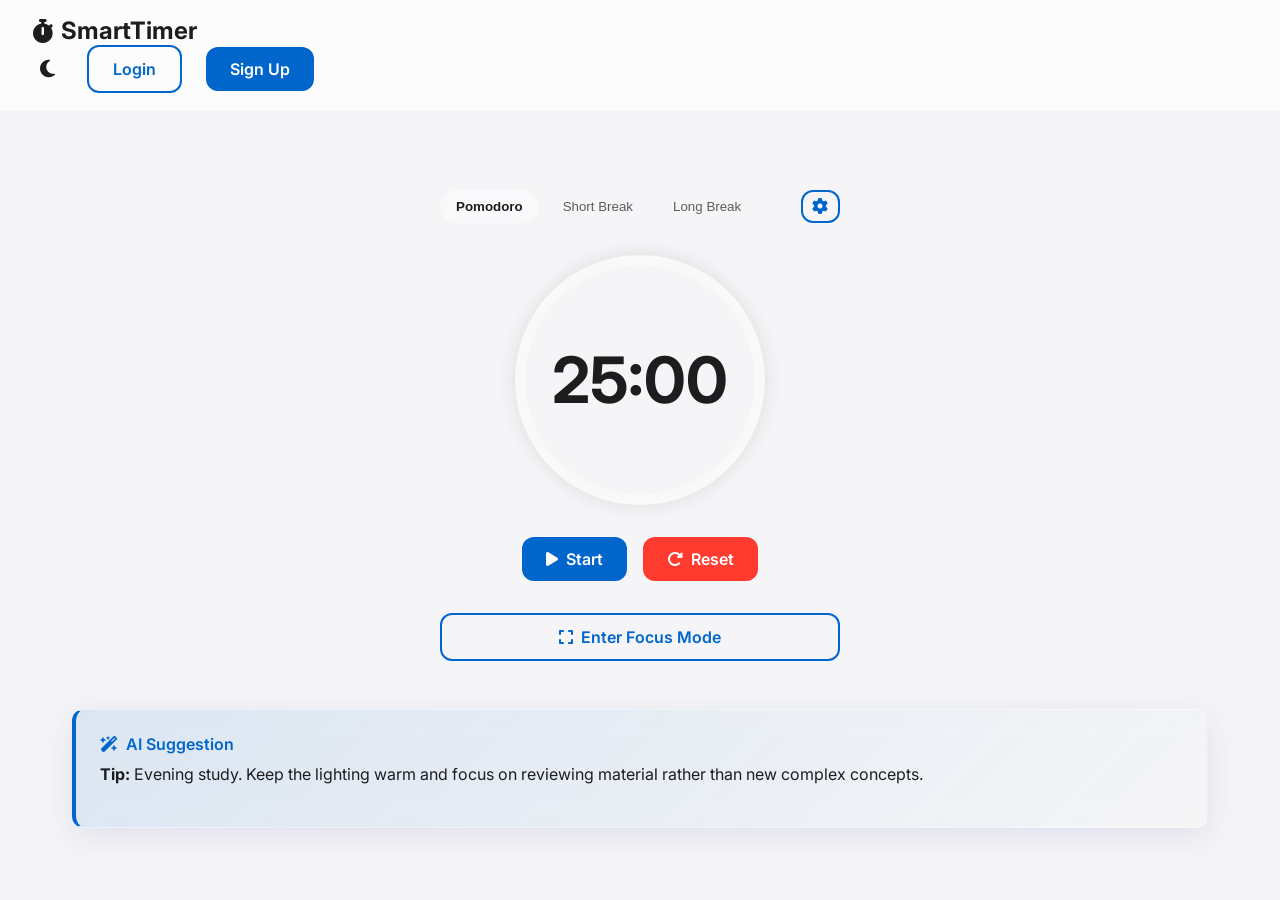
<file: index.html>
<!DOCTYPE html>
<html lang="en">
<head>
    <meta charset="UTF-8">
    <meta name="viewport" content="width=device-width, initial-scale=1.0">
    <title>Smart Study Timer</title>
    <link rel="stylesheet" href="style.css">
    <link rel="stylesheet" href="https://cdnjs.cloudflare.com/ajax/libs/font-awesome/6.4.0/css/all.min.css">
</head>
<body>
    <nav>
        <div class="nav-brand">
            <i class="fa-solid fa-stopwatch"></i>
            <span>SmartTimer</span>
        </div>
        <div class="nav-links">
            <button class="theme-toggle" id="themeToggle" aria-label="Toggle Theme">
                <i class="fa-solid fa-moon"></i>
            </button>
            <a href="login.html" class="btn btn-outline">Login</a>
            <a href="register.html" class="btn btn-primary">Sign Up</a>
        </div>
    </nav>

    <div class="container">
        <div class="timer-container">
            <div class="timer-modes">
                <button class="timer-mode-btn active" data-mode="pomodoro">Pomodoro</button>
                <button class="timer-mode-btn" data-mode="shortBreak">Short Break</button>
                <button class="timer-mode-btn" data-mode="longBreak">Long Break</button>
                <button class="btn btn-outline" id="settingsBtn" style="padding: 0.4rem 0.6rem; margin-left: auto;" title="Timer Settings"><i class="fa-solid fa-gear"></i></button>
            </div>

            <div class="circular-progress" id="progressCircle">
                <div class="time-display" id="timeDisplay">25:00</div>
            </div>

            <div class="timer-controls">
                <button class="btn btn-primary" id="startBtn"><i class="fa-solid fa-play"></i> Start</button>
                <button class="btn btn-outline" id="pauseBtn" style="display:none;"><i class="fa-solid fa-pause"></i> Pause</button>
                <button class="btn btn-danger" id="resetBtn"><i class="fa-solid fa-rotate-right"></i> Reset</button>
            </div>

            <button class="btn btn-outline mt-1" id="focusModeBtn" style="width: 100%;">
                <i class="fa-solid fa-expand"></i> Enter Focus Mode
            </button>

            <div class="quote-display" id="quoteDisplay">
                "Stay focused, ignore the distractions, and you will accomplish your goals much faster."
            </div>
        </div>

        <div class="ai-suggestions glass-card">
            <div class="ai-header">
                <i class="fa-solid fa-wand-magic-sparkles"></i> AI Suggestion
            </div>
            <p id="aiText">Loading suggestion...</p>
        </div>

        <!-- Settings Modal -->
        <div class="modal" id="settingsModal">
            <div class="modal-content glass-card">
                <div class="modal-header">
                    <h3>Timer Settings</h3>
                    <button class="close-modal" id="closeSettingsBtn"><i class="fa-solid fa-xmark"></i></button>
                </div>
                <div class="settings-form">
                    <div class="form-group">
                        <label for="pomodoroSetting">Pomodoro (minutes)</label>
                        <input type="number" id="pomodoroSetting" class="form-input" min="1" value="25">
                    </div>
                    <div class="form-group">
                        <label for="shortBreakSetting">Short Break (minutes)</label>
                        <input type="number" id="shortBreakSetting" class="form-input" min="1" value="5">
                    </div>
                    <div class="form-group">
                        <label for="longBreakSetting">Long Break (minutes)</label>
                        <input type="number" id="longBreakSetting" class="form-input" min="1" value="15">
                    </div>
                    <button class="btn btn-primary mt-1" id="saveSettingsBtn" style="width: 100%;">Save Changes</button>
                </div>
            </div>
        </div>
    </div>

    <script src="script.js"></script>
</body>
</html>
</file>
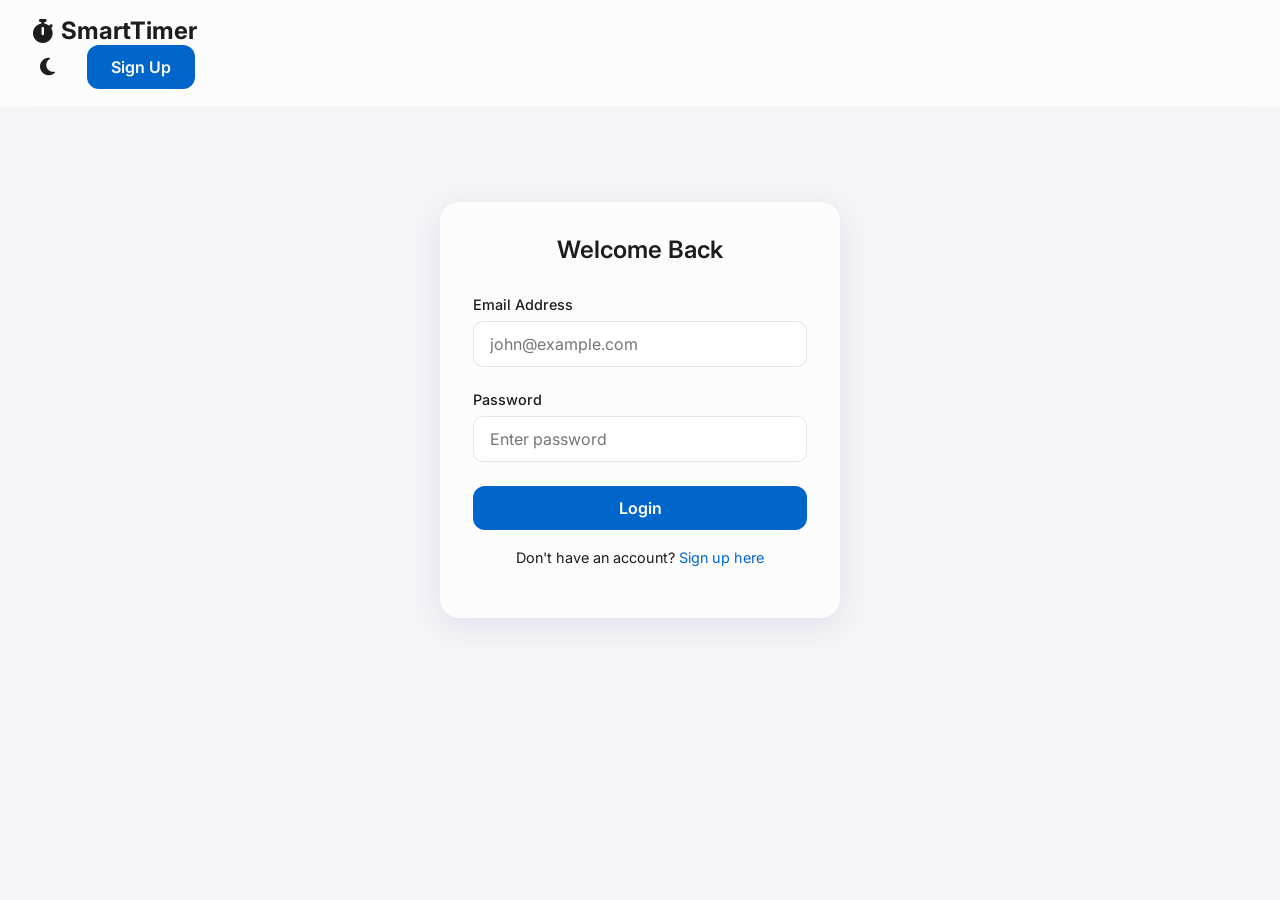
<file: login.html>
<!DOCTYPE html>
<html lang="en">
<head>
    <meta charset="UTF-8">
    <meta name="viewport" content="width=device-width, initial-scale=1.0">
    <title>Login - Smart Study Timer</title>
    <link rel="stylesheet" href="style.css">
    <link rel="stylesheet" href="https://cdnjs.cloudflare.com/ajax/libs/font-awesome/6.4.0/css/all.min.css">
</head>
<body>
    <nav>
        <div class="nav-brand">
            <i class="fa-solid fa-stopwatch"></i>
            <a href="index.html" style="color: inherit; text-decoration: none;"><span>SmartTimer</span></a>
        </div>
        <div class="nav-links">
            <button class="theme-toggle" id="themeToggle" aria-label="Toggle Theme">
                <i class="fa-solid fa-moon"></i>
            </button>
            <a href="register.html" class="btn btn-primary">Sign Up</a>
        </div>
    </nav>

    <div class="container">
        <div class="auth-container glass-card">
            <h2 class="text-center mb-2">Welcome Back</h2>
            <form id="loginForm">
                <div class="form-group">
                    <label class="form-label" for="loginEmail">Email Address</label>
                    <input type="email" id="loginEmail" class="form-input" placeholder="john@example.com" required>
                    <div class="error-msg" id="loginEmailError">User not found, please register.</div>
                </div>
                <div class="form-group">
                    <label class="form-label" for="loginPassword">Password</label>
                    <input type="password" id="loginPassword" class="form-input" placeholder="Enter password" required>
                    <div class="error-msg" id="loginPasswordError">Incorrect password.</div>
                </div>
                <button type="submit" class="btn btn-primary" style="width: 100%;">Login</button>
            </form>
            <p class="text-center mt-1" style="font-size: 0.9rem;">
                Don't have an account? <a href="register.html">Sign up here</a>
            </p>
        </div>
    </div>

    <script src="script.js"></script>
</body>
</html>
</file>
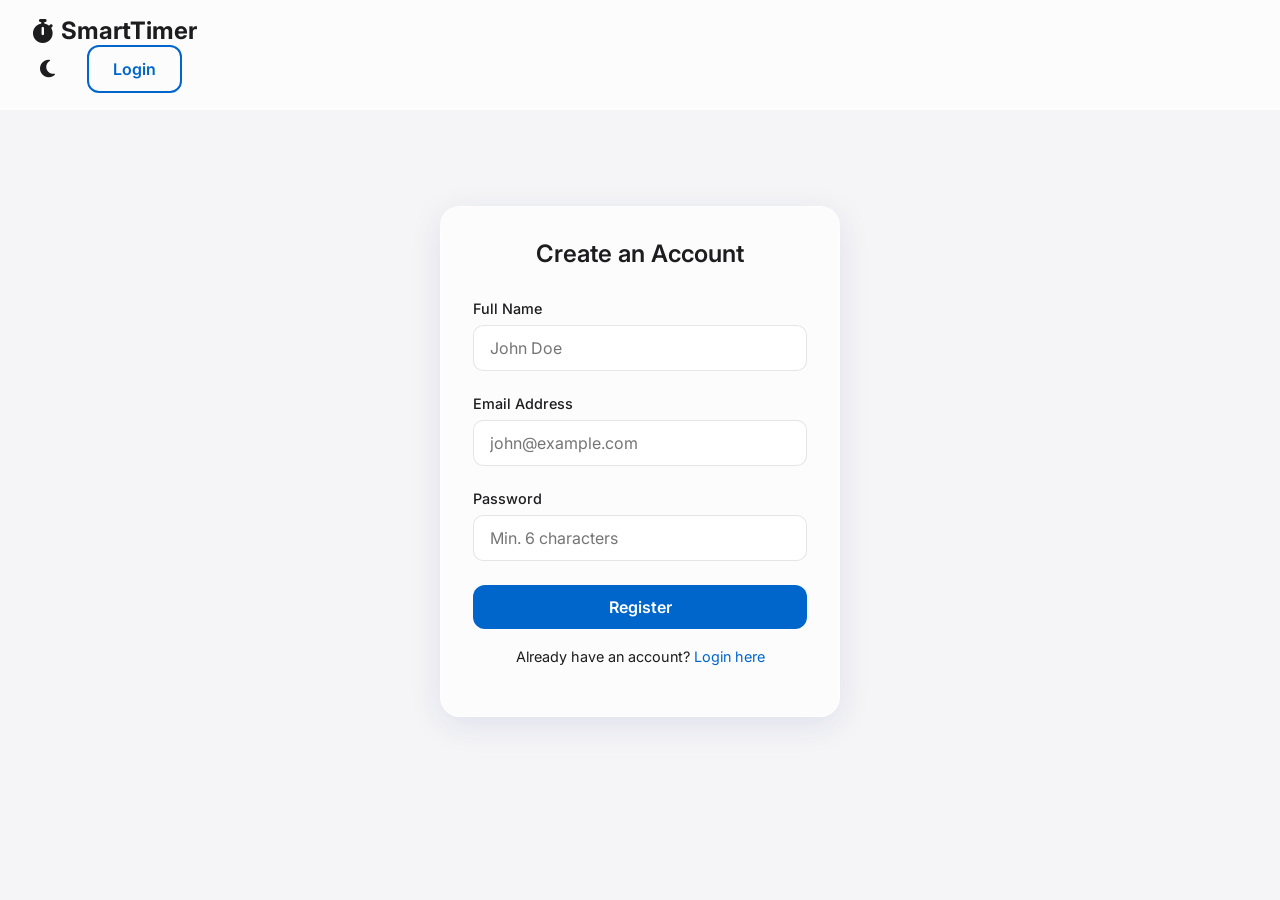
<file: register.html>
<!DOCTYPE html>
<html lang="en">
<head>
    <meta charset="UTF-8">
    <meta name="viewport" content="width=device-width, initial-scale=1.0">
    <title>Register - Smart Study Timer</title>
    <link rel="stylesheet" href="style.css">
    <link rel="stylesheet" href="https://cdnjs.cloudflare.com/ajax/libs/font-awesome/6.4.0/css/all.min.css">
</head>
<body>
    <nav>
        <div class="nav-brand">
            <i class="fa-solid fa-stopwatch"></i>
            <a href="index.html" style="color: inherit; text-decoration: none;"><span>SmartTimer</span></a>
        </div>
        <div class="nav-links">
            <button class="theme-toggle" id="themeToggle" aria-label="Toggle Theme">
                <i class="fa-solid fa-moon"></i>
            </button>
            <a href="login.html" class="btn btn-outline">Login</a>
        </div>
    </nav>

    <div class="container">
        <div class="auth-container glass-card">
            <h2 class="text-center mb-2">Create an Account</h2>
            <form id="registerForm">
                <div class="form-group">
                    <label class="form-label" for="regName">Full Name</label>
                    <input type="text" id="regName" class="form-input" placeholder="John Doe" required>
                    <div class="error-msg" id="nameError">Name is required</div>
                </div>
                <div class="form-group">
                    <label class="form-label" for="regEmail">Email Address</label>
                    <input type="email" id="regEmail" class="form-input" placeholder="john@example.com" required>
                    <div class="error-msg" id="emailError">Please enter a valid email format</div>
                </div>
                <div class="form-group">
                    <label class="form-label" for="regPassword">Password</label>
                    <input type="password" id="regPassword" class="form-input" placeholder="Min. 6 characters" required>
                    <div class="error-msg" id="passwordError">Password must be at least 6 characters</div>
                </div>
                <button type="submit" class="btn btn-primary" style="width: 100%;">Register</button>
            </form>
            <p class="text-center mt-1" style="font-size: 0.9rem;">
                Already have an account? <a href="login.html">Login here</a>
            </p>
        </div>
    </div>

    <!-- Success Modal -->
    <div class="modal-overlay" id="successModal">
        <div class="glass-card modal-content">
            <i class="fa-solid fa-circle-check" style="font-size: 3rem; color: var(--success-color); margin-bottom: 1rem;"></i>
            <h3>Registration Successful!</h3>
            <p>You can now log in to your dashboard.</p>
            <a href="login.html" class="btn btn-primary mt-1">Go to Login</a>
        </div>
    </div>

    <script src="script.js"></script>
</body>
</html>
</file>
<file: style.css>
@import url('https://fonts.googleapis.com/css2?family=Inter:wght@300;400;500;600;700&display=swap');

:root {
  /* Light Theme Variables */
  --bg-color: #f5f5f7;
  --text-color: #1d1d1f;
  --card-bg: rgba(255, 255, 255, 0.7);
  --card-border: rgba(255, 255, 255, 0.4);
  --primary-color: #0066cc;
  --primary-hover: #005bb5;
  --success-color: #28cd41;
  --danger-color: #ff3b30;
  --shadow: 0 8px 32px 0 rgba(31, 38, 135, 0.1);
  --glass-blur: blur(12px);
  --input-bg: rgba(255, 255, 255, 0.8);
  --input-border: rgba(0, 0, 0, 0.1);
}

[data-theme="dark"] {
  /* Dark Theme Variables */
  --bg-color: #121212;
  --text-color: #f5f5f7;
  --card-bg: rgba(30, 30, 30, 0.7);
  --card-border: rgba(255, 255, 255, 0.1);
  --primary-color: #0a84ff;
  --primary-hover: #0070e0;
  --success-color: #32d74b;
  --danger-color: #ff453a;
  --shadow: 0 8px 32px 0 rgba(0, 0, 0, 0.4);
  --input-bg: rgba(40, 40, 40, 0.8);
  --input-border: rgba(255, 255, 255, 0.2);
}

* {
  box-sizing: border-box;
  margin: 0;
  padding: 0;
}

body {
  font-family: 'Inter', sans-serif;
  background-color: var(--bg-color);
  color: var(--text-color);
  min-height: 100vh;
  transition: background-color 0.4s ease, color 0.4s ease;
  overflow-x: hidden;
}

/* Typography */
h1, h2, h3 { font-weight: 600; margin-bottom: 1rem; }
p { line-height: 1.6; margin-bottom: 1rem; }
a { color: var(--primary-color); text-decoration: none; transition: color 0.2s; }
a:hover { color: var(--primary-hover); }

/* Layout Utilities */
.container {
  width: 100%;
  max-width: 1200px;
  margin: 0 auto;
  padding: 2rem;
}

.flex-center {
  display: flex;
  justify-content: center;
  align-items: center;
}

.flex-between {
  display: flex;
  justify-content: space-between;
  align-items: center;
}

.flex-col {
  display: flex;
  flex-direction: column;
}

.grid {
  display: grid;
  gap: 1.5rem;
}
.grid-cols-2 { grid-template-columns: repeat(2, 1fr); }
.grid-cols-3 { grid-template-columns: repeat(3, 1fr); }

/* Glassmorphism Classes */
.glass-card {
  background: var(--card-bg);
  backdrop-filter: var(--glass-blur);
  -webkit-backdrop-filter: var(--glass-blur);
  border: 1px solid var(--card-border);
  border-radius: 20px;
  box-shadow: var(--shadow);
  padding: 2rem;
  transition: transform 0.3s ease, box-shadow 0.3s ease;
}
.glass-card:hover {
  transform: translateY(-5px);
  box-shadow: 0 12px 40px 0 rgba(0,0,0,0.15);
}

/* Navbar */
nav {
  padding: 1rem 2rem;
  background: var(--card-bg);
  backdrop-filter: var(--glass-blur);
  -webkit-backdrop-filter: var(--glass-blur);
  border-bottom: 1px solid var(--card-border);
  position: sticky;
  top: 0;
  z-index: 100;
}
.nav-brand { font-size: 1.5rem; font-weight: 700; display: flex; align-items: center; gap: 0.5rem; }
.nav-links { display: flex; gap: 1.5rem; align-items: center; }

/* Buttons */
.btn {
  padding: 0.75rem 1.5rem;
  border-radius: 12px;
  border: none;
  font-family: inherit;
  font-weight: 600;
  font-size: 1rem;
  cursor: pointer;
  transition: all 0.3s ease;
  display: inline-flex;
  align-items: center;
  justify-content: center;
  gap: 0.5rem;
}
.btn-primary { background-color: var(--primary-color); color: white; }
.btn-primary:hover { background-color: var(--primary-hover); transform: scale(1.02); }
.btn-outline { background: transparent; border: 2px solid var(--primary-color); color: var(--primary-color); }
.btn-outline:hover { background: var(--primary-color); color: white; }
.btn-danger { background-color: var(--danger-color); color: white; }
.btn-danger:hover { opacity: 0.9; }

/* Theme Toggle */
.theme-toggle {
  background: none;
  border: none;
  font-size: 1.25rem;
  color: var(--text-color);
  cursor: pointer;
  padding: 0.5rem;
  border-radius: 50%;
  transition: background-color 0.2s;
}
.theme-toggle:hover { background-color: rgba(128,128,128,0.2); }

/* Forms */
.form-group { margin-bottom: 1.5rem; }
.form-label { display: block; margin-bottom: 0.5rem; font-weight: 500; font-size: 0.9rem; }
.form-input {
  width: 100%;
  padding: 0.75rem 1rem;
  border-radius: 10px;
  border: 1px solid var(--input-border);
  background: var(--input-bg);
  color: var(--text-color);
  font-family: inherit;
  font-size: 1rem;
  transition: border-color 0.3s;
}
.form-input:focus { outline: none; border-color: var(--primary-color); }
.error-msg { color: var(--danger-color); font-size: 0.8rem; margin-top: 0.3rem; display: none; }
.error-msg.active { display: block; }

/* Pomodoro Timer */
.timer-container { text-align: center; margin: 3rem auto; max-width: 400px; }
.circular-progress {
  width: 250px;
  height: 250px;
  border-radius: 50%;
  background: conic-gradient(var(--primary-color) 360deg, var(--card-border) 0deg);
  display: flex;
  justify-content: center;
  align-items: center;
  margin: 0 auto 2rem;
  position: relative;
  box-shadow: 0 0 20px rgba(0,0,0,0.1);
}
.circular-progress::before {
  content: "";
  position: absolute;
  width: 230px;
  height: 230px;
  border-radius: 50%;
  background-color: var(--bg-color);
}
.time-display {
  position: relative;
  font-size: 4rem;
  font-weight: 700;
  color: var(--text-color);
}
.timer-controls { display: flex; gap: 1rem; justify-content: center; margin-bottom: 1rem; }
.timer-modes { display: flex; gap: 0.5rem; justify-content: center; margin-bottom: 2rem; }
.timer-mode-btn {
  background: none;
  border: none;
  padding: 0.5rem 1rem;
  color: var(--text-color);
  cursor: pointer;
  border-radius: 20px;
  opacity: 0.7;
}
.timer-mode-btn.active { background: var(--card-border); opacity: 1; font-weight: 600; }

/* Focus Mode */
.focus-mode-active {
  background-color: var(--bg-color); /* pure background */
}
.focus-mode-active nav,
.focus-mode-active .ai-suggestions,
.focus-mode-active .timer-modes {
  display: none !important;
}
.focus-mode-active .timer-container {
  position: absolute;
  top: 50%;
  left: 50%;
  transform: translate(-50%, -50%);
  margin: 0;
}
.quote-display { margin-top: 2rem; font-size: 1.2rem; font-style: italic; opacity: 0.8; display: none; }
.focus-mode-active .quote-display { display: block; }

/* Dashboard Elements */
.stats-card { text-align: center; }
.stats-number { font-size: 2.5rem; font-weight: 700; color: var(--primary-color); margin-bottom: 0.5rem; }
.stats-label { font-size: 0.9rem; opacity: 0.8; text-transform: uppercase; letter-spacing: 1px; }

/* Simple JS Charts */
.chart-container {
  height: 200px;
  display: flex;
  align-items: flex-end;
  gap: 10px;
  padding-top: 20px;
  border-bottom: 1px solid var(--card-border);
}
.chart-bar {
  flex: 1;
  background-color: var(--primary-color);
  border-radius: 4px 4px 0 0;
  transition: height 1s ease-out;
  position: relative;
}
.chart-bar::after {
  content: attr(data-val);
  position: absolute;
  top: -20px;
  left: 50%;
  transform: translateX(-50%);
  font-size: 0.8rem;
}

/* Gamification Badges */
.badges-container { display: flex; gap: 1rem; flex-wrap: wrap; }
.badge {
  padding: 0.5rem 1rem;
  border-radius: 20px;
  background: var(--card-border);
  display: flex;
  align-items: center;
  gap: 0.5rem;
  font-size: 0.9rem;
  font-weight: 600;
}
.badge.earned { background: var(--success-color); color: white; }

/* Goal List */
.goal-list { list-style: none; }
.goal-item {
  display: flex;
  align-items: center;
  justify-content: space-between;
  padding: 1rem;
  border-bottom: 1px solid var(--card-border);
}
.goal-item:last-child { border-bottom: none; }
.goal-content { display: flex; align-items: center; gap: 1rem; }
.goal-checkbox { width: 20px; height: 20px; cursor: pointer; }

/* AI Suggestions */
.ai-suggestions {
  margin-top: 2rem;
  padding: 1.5rem;
  border-radius: 12px;
  background: linear-gradient(135deg, rgba(0,102,204,0.1) 0%, rgba(0,0,0,0) 100%);
  border-left: 4px solid var(--primary-color);
}
.ai-header { display: flex; align-items: center; gap: 0.5rem; font-weight: 600; margin-bottom: 0.5rem; color: var(--primary-color); }

/* Notifications / Modals */
.modal-overlay {
  position: fixed;
  top: 0; left: 0; right: 0; bottom: 0;
  background: rgba(0,0,0,0.5);
  display: flex;
  justify-content: center;
  align-items: center;
  z-index: 1000;
  opacity: 0;
  pointer-events: none;
  transition: opacity 0.3s;
}
.modal-overlay.active { opacity: 1; pointer-events: all; }
.modal-content { max-width: 400px; width: 90%; text-align: center; }

/* Group Study UI */
.user-list { list-style: none; margin-top: 1rem; }
.user-item {
  display: flex;
  align-items: center;
  gap: 1rem;
  padding: 0.5rem 0;
}
.user-avatar {
  width: 40px; height: 40px;
  border-radius: 50%;
  background: var(--card-border);
  display: flex; justify-content: center; align-items: center;
}
.user-status {
  width: 10px; height: 10px;
  border-radius: 50%;
  background: var(--success-color);
}

/* Auth Container */
.auth-container {
  max-width: 400px;
  margin: 4rem auto;
}

/* Utilities */
.text-center { text-align: center; }
.mt-1 { margin-top: 1rem; }
.mt-2 { margin-top: 2rem; }
.mb-1 { margin-bottom: 1rem; }
.mb-2 { margin-bottom: 2rem; }
.hidden { display: none !important; }

@media (max-width: 768px) {
  .grid-cols-2, .grid-cols-3 { grid-template-columns: 1fr; }
  nav { padding: 1rem; }
  .nav-brand span { display: none; }
}

/* --- NEW SETTINGS MODAL --- */
.modal {
  display: none;
  position: fixed;
  top: 0; left: 0; width: 100%; height: 100%;
  background: rgba(0, 0, 0, 0.5);
  backdrop-filter: blur(5px);
  z-index: 1000;
  align-items: center;
  justify-content: center;
}
.modal.active {
  display: flex;
  animation: fadeIn 0.3s ease;
}
.modal-content {
  width: 90%;
  max-width: 400px;
  padding: 2rem;
  position: relative;
  text-align: left; /* Override previous */
}
.modal-header {
  display: flex;
  justify-content: space-between;
  align-items: center;
  margin-bottom: 1.5rem;
}
.close-modal {
  background: none;
  border: none;
  font-size: 1.5rem;
  color: var(--text-color);
  cursor: pointer;
  opacity: 0.7;
}
.close-modal:hover { opacity: 1; }
.settings-form .form-group { margin-bottom: 1rem; }
.settings-form label {
  display: block;
  margin-bottom: 0.5rem;
  font-size: 0.9rem;
  opacity: 0.9;
}
@keyframes fadeIn { from { opacity: 0; } to { opacity: 1; } }

/* --- TIMETABLE --- */
.timetable-container {
  display: flex;
  flex-direction: column;
  gap: 0.5rem;
  padding-right: 0.5rem;
}
/* Scrollbar styling for timetable */
.timetable-container::-webkit-scrollbar {
  width: 6px;
}
.timetable-container::-webkit-scrollbar-track {
  background: rgba(0,0,0,0.05); 
  border-radius: 4px;
}
.timetable-container::-webkit-scrollbar-thumb {
  background: var(--card-border); 
  border-radius: 4px;
}
.timetable-item {
  display: flex;
  align-items: center;
  padding: 0.75rem;
  background: rgba(255, 255, 255, 0.05);
  border-radius: 8px;
  font-size: 0.9rem;
  border-left: 4px solid var(--primary-color);
}
.timetable-item.break {
  border-left-color: var(--secondary-color, #ff9500);
  background: rgba(255, 255, 255, 0.02);
}
.timetable-time {
  font-weight: 600;
  margin-right: 1rem;
  min-width: 100px;
}

/* --- TOAST NOTIFICATION --- */
.toast {
  position: fixed;
  bottom: 2rem;
  right: 2rem;
  background: var(--card-bg);
  backdrop-filter: var(--glass-blur);
  border: 1px solid var(--card-border);
  padding: 1rem 1.5rem;
  border-radius: 12px;
  box-shadow: 0 10px 30px rgba(0,0,0,0.2);
  display: flex;
  align-items: center;
  gap: 0.75rem;
  z-index: 1001;
  transform: translateY(100px);
  opacity: 0;
  transition: all 0.3s cubic-bezier(0.175, 0.885, 0.32, 1.275);
}
.toast.show {
  transform: translateY(0);
  opacity: 1;
}
</file>
